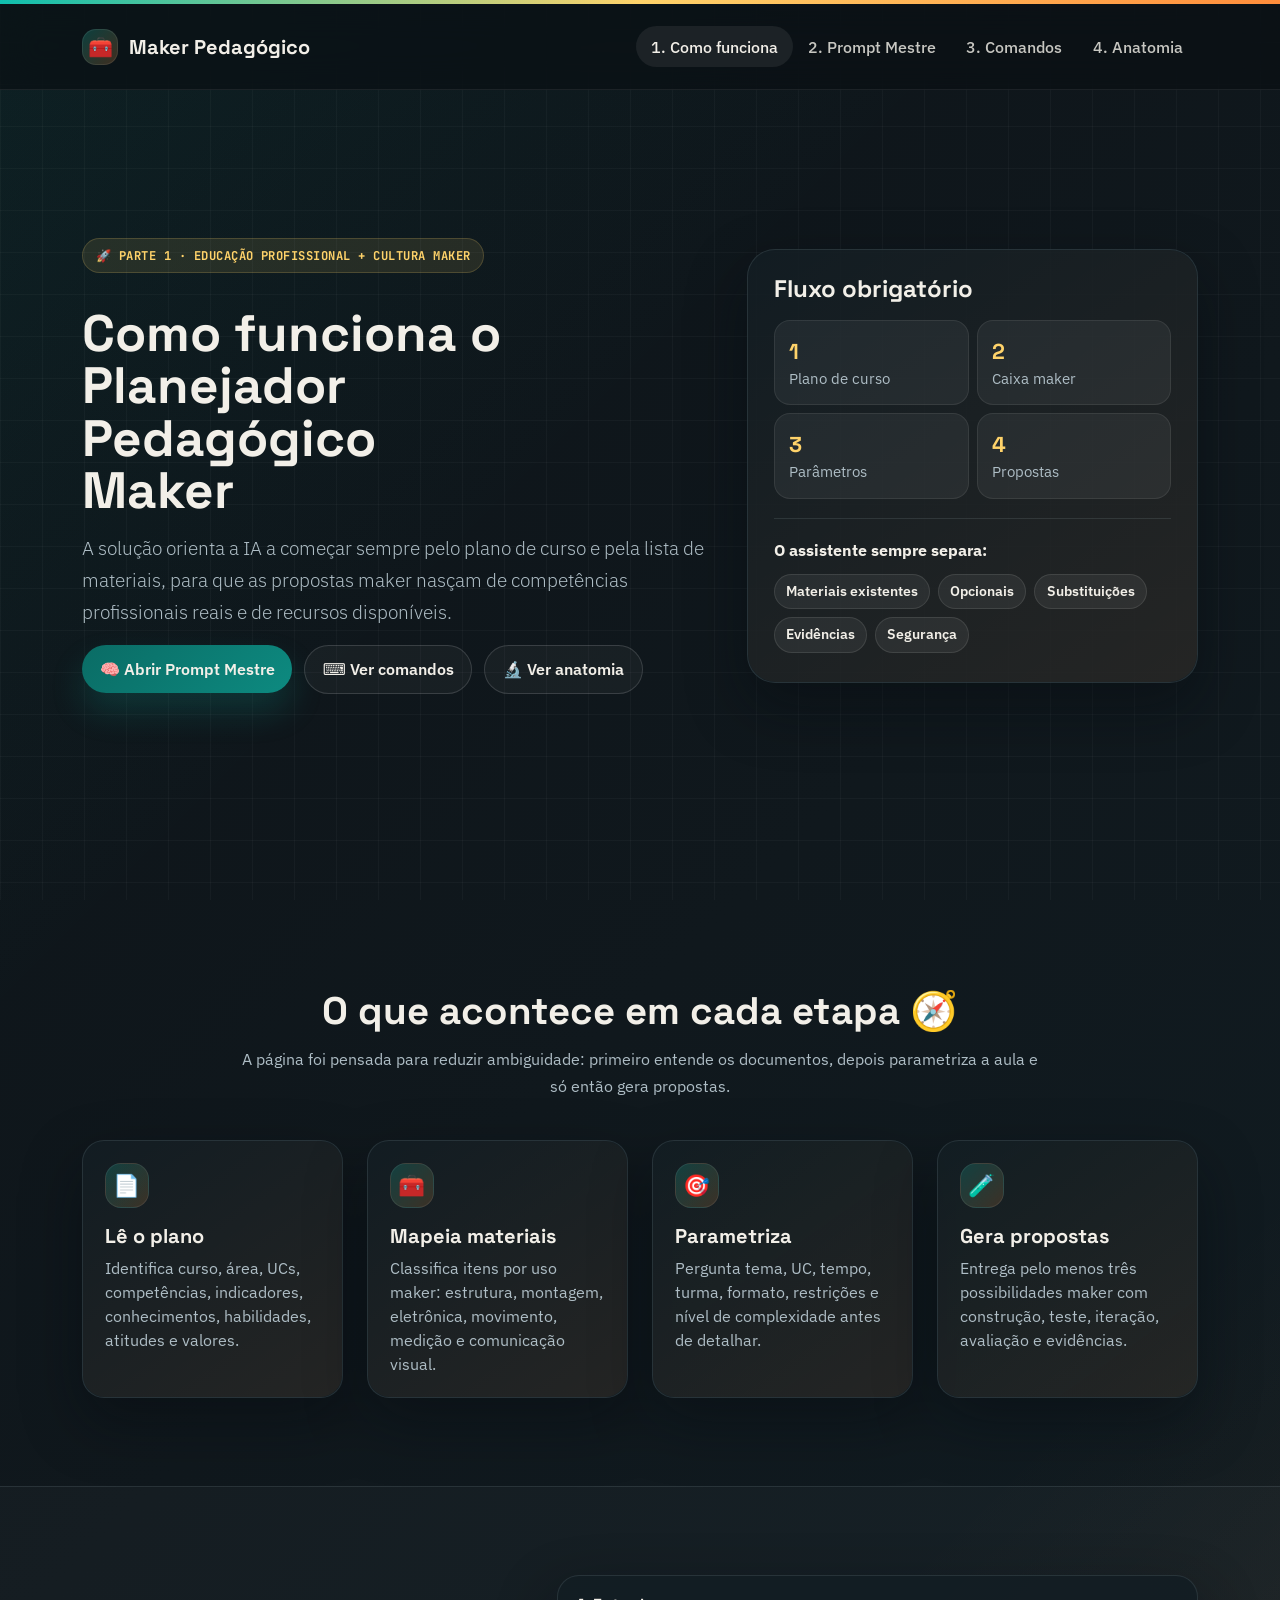
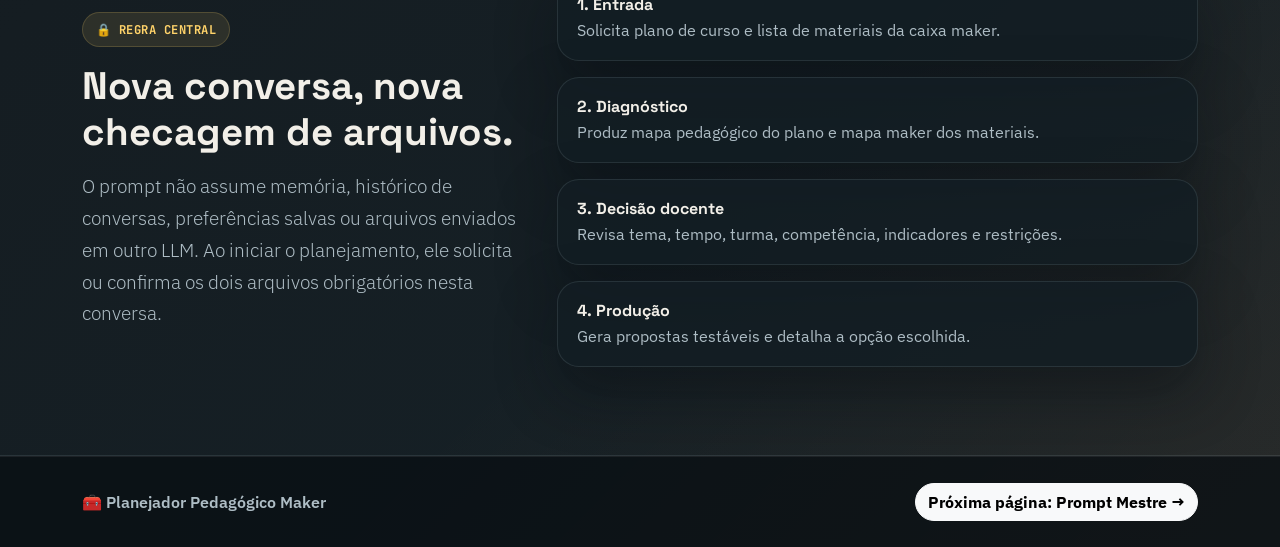
<file: index.html>
<!doctype html>
<html lang="pt-BR">
<head>
  <meta charset="utf-8">
  <meta name="viewport" content="width=device-width, initial-scale=1">
  <title>Como funciona | Planejador Pedagógico Maker</title>
  <meta name="description" content="Entenda o fluxo do Planejador Pedagógico Maker para plano de curso, lista de materiais e propostas maker.">

  <link rel="preconnect" href="https://fonts.googleapis.com">
  <link rel="preconnect" href="https://fonts.gstatic.com" crossorigin>
  <link href="https://fonts.googleapis.com/css2?family=IBM+Plex+Sans:wght@400;500;600;700&family=JetBrains+Mono:wght@500;700&family=Space+Grotesk:wght@500;700&display=swap" rel="stylesheet">
  <link href="https://cdn.jsdelivr.net/npm/bootstrap@5.3.3/dist/css/bootstrap.min.css" rel="stylesheet">
  <link href="assets/css/styles.css" rel="stylesheet">
</head>
<body>
  <div class="senac-stripe fixed-top"></div>

  <nav class="navbar navbar-expand-lg fixed-top mt-1 app-navbar">
    <div class="container">
      <a class="navbar-brand" href="index.html"><span class="brand-badge">🧰</span> Maker Pedagógico</a>
      <button class="navbar-toggler" type="button" data-bs-toggle="collapse" data-bs-target="#menuPrincipal" aria-controls="menuPrincipal" aria-expanded="false" aria-label="Abrir menu">
        <span class="navbar-toggler-icon"></span>
      </button>
      <div class="collapse navbar-collapse" id="menuPrincipal">
        <ul class="navbar-nav ms-auto">
          <li class="nav-item"><a class="nav-link active" href="index.html">1. Como funciona</a></li>
          <li class="nav-item"><a class="nav-link" href="prompt-mestre.html">2. Prompt Mestre</a></li>
          <li class="nav-item"><a class="nav-link" href="comandos.html">3. Comandos</a></li>
          <li class="nav-item"><a class="nav-link" href="anatomia-prompt.html">4. Anatomia</a></li>
        </ul>
      </div>
    </div>
  </nav>

  <main>
    <header class="hero">
      <div class="container position-relative">
        <div class="row g-4 align-items-center">
          <div class="col-lg-7">
            <span class="eyebrow">🚀 Parte 1 · Educação profissional + cultura maker</span>
            <h1>Como funciona o Planejador Pedagógico Maker</h1>
            <p class="lead">
              A solução orienta a IA a começar sempre pelo plano de curso e pela lista de materiais, para que as propostas maker nasçam de competências profissionais reais e de recursos disponíveis.
            </p>
            <div class="copy-row">
              <a class="btn btn-senac" href="prompt-mestre.html">🧠 Abrir Prompt Mestre</a>
              <a class="btn btn-outline-senac" href="comandos.html">⌨️ Ver comandos</a>
              <a class="btn btn-outline-senac" href="anatomia-prompt.html">🔬 Ver anatomia</a>
            </div>
          </div>

          <div class="col-lg-5">
            <div class="hero-card">
              <h2 class="h4 fw-bold mb-3">Fluxo obrigatório</h2>
              <div class="row g-2">
                <div class="col-6">
                  <div class="metric"><strong>1</strong><span>Plano de curso</span></div>
                </div>
                <div class="col-6">
                  <div class="metric"><strong>2</strong><span>Caixa maker</span></div>
                </div>
                <div class="col-6">
                  <div class="metric"><strong>3</strong><span>Parâmetros</span></div>
                </div>
                <div class="col-6">
                  <div class="metric"><strong>4</strong><span>Propostas</span></div>
                </div>
              </div>
              <div class="divider"></div>
              <p class="mb-2 fw-bold">O assistente sempre separa:</p>
              <span class="pill">Materiais existentes</span>
              <span class="pill">Opcionais</span>
              <span class="pill">Substituições</span>
              <span class="pill">Evidências</span>
              <span class="pill">Segurança</span>
            </div>
          </div>
        </div>
      </div>
    </header>

    <section class="section-panel">
      <div class="container">
        <div class="section-heading text-center">
          <h2>O que acontece em cada etapa 🧭</h2>
          <p>A página foi pensada para reduzir ambiguidade: primeiro entende os documentos, depois parametriza a aula e só então gera propostas.</p>
        </div>

        <div class="row g-4">
          <div class="col-md-6 col-lg-3">
            <article class="soft-card">
              <div class="icon-badge">📄</div>
              <h3 class="h5 fw-bold">Lê o plano</h3>
              <p class="text-secondary mb-0">Identifica curso, área, UCs, competências, indicadores, conhecimentos, habilidades, atitudes e valores.</p>
            </article>
          </div>
          <div class="col-md-6 col-lg-3">
            <article class="soft-card">
              <div class="icon-badge">🧰</div>
              <h3 class="h5 fw-bold">Mapeia materiais</h3>
              <p class="text-secondary mb-0">Classifica itens por uso maker: estrutura, montagem, eletrônica, movimento, medição e comunicação visual.</p>
            </article>
          </div>
          <div class="col-md-6 col-lg-3">
            <article class="soft-card">
              <div class="icon-badge">🎯</div>
              <h3 class="h5 fw-bold">Parametriza</h3>
              <p class="text-secondary mb-0">Pergunta tema, UC, tempo, turma, formato, restrições e nível de complexidade antes de detalhar.</p>
            </article>
          </div>
          <div class="col-md-6 col-lg-3">
            <article class="soft-card">
              <div class="icon-badge">🧪</div>
              <h3 class="h5 fw-bold">Gera propostas</h3>
              <p class="text-secondary mb-0">Entrega pelo menos três possibilidades maker com construção, teste, iteração, avaliação e evidências.</p>
            </article>
          </div>
        </div>
      </div>
    </section>

    <section class="section-panel alt-panel">
      <div class="container">
        <div class="row g-4 align-items-center">
          <div class="col-lg-5">
            <span class="eyebrow">🔒 Regra central</span>
            <h2 class="section-title">Nova conversa, nova checagem de arquivos.</h2>
            <p class="lead mb-0">
              O prompt não assume memória, histórico de conversas, preferências salvas ou arquivos enviados em outro LLM. Ao iniciar o planejamento, ele solicita ou confirma os dois arquivos obrigatórios nesta conversa.
            </p>
          </div>
          <div class="col-lg-7">
            <div class="timeline">
              <div class="timeline-item">
                <h3 class="h6 fw-bold mb-1">1. Entrada</h3>
                <p class="mb-0 text-secondary">Solicita plano de curso e lista de materiais da caixa maker.</p>
              </div>
              <div class="timeline-item">
                <h3 class="h6 fw-bold mb-1">2. Diagnóstico</h3>
                <p class="mb-0 text-secondary">Produz mapa pedagógico do plano e mapa maker dos materiais.</p>
              </div>
              <div class="timeline-item">
                <h3 class="h6 fw-bold mb-1">3. Decisão docente</h3>
                <p class="mb-0 text-secondary">Revisa tema, tempo, turma, competência, indicadores e restrições.</p>
              </div>
              <div class="timeline-item">
                <h3 class="h6 fw-bold mb-1">4. Produção</h3>
                <p class="mb-0 text-secondary">Gera propostas testáveis e detalha a opção escolhida.</p>
              </div>
            </div>
          </div>
        </div>
      </div>
    </section>
  </main>

  <footer class="footer">
    <div class="container d-flex flex-column flex-md-row align-items-md-center justify-content-between gap-3">
      <p class="mb-0">🧰 Planejador Pedagógico Maker</p>
      <a class="btn btn-light rounded-pill fw-bold" href="prompt-mestre.html">Próxima página: Prompt Mestre →</a>
    </div>
  </footer>

  <script src="https://cdn.jsdelivr.net/npm/bootstrap@5.3.3/dist/js/bootstrap.bundle.min.js"></script>
</body>
</html>
</file>
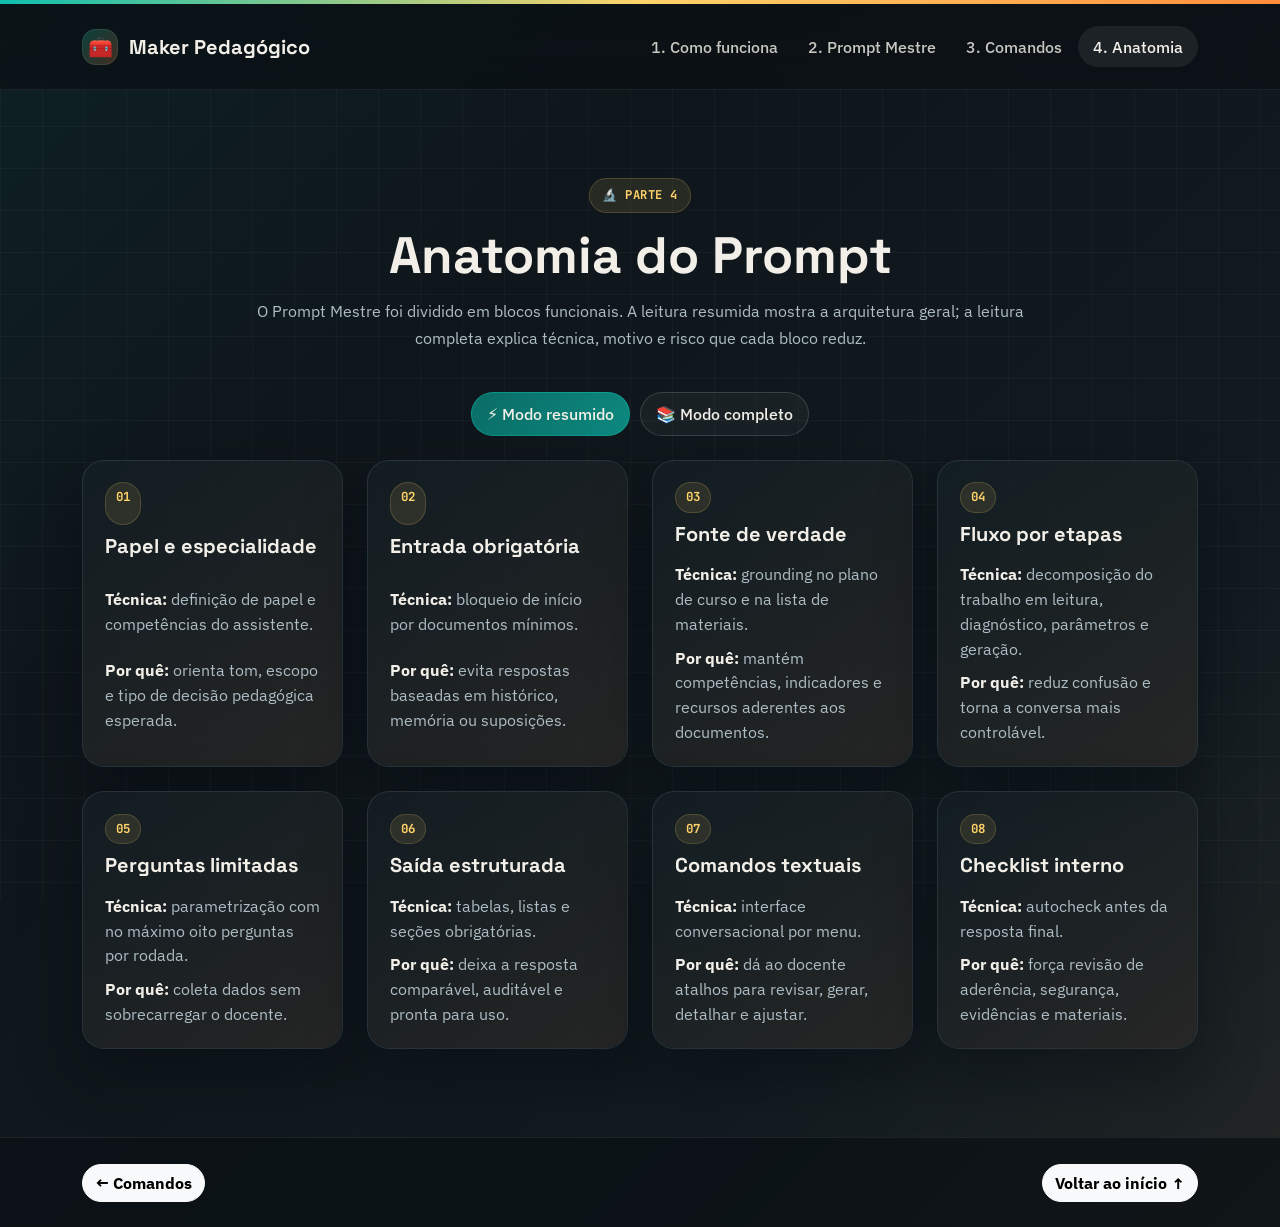
<file: anatomia-prompt.html>
<!doctype html>
<html lang="pt-BR">
<head>
  <meta charset="utf-8">
  <meta name="viewport" content="width=device-width, initial-scale=1">
  <title>Anatomia do Prompt | Planejador Pedagógico Maker</title>
  <meta name="description" content="Anatomia do Prompt Mestre em modo resumido e completo, com técnicas usadas e motivos de cada escolha.">

  <link rel="preconnect" href="https://fonts.googleapis.com">
  <link rel="preconnect" href="https://fonts.gstatic.com" crossorigin>
  <link href="https://fonts.googleapis.com/css2?family=IBM+Plex+Sans:wght@400;500;600;700&family=JetBrains+Mono:wght@500;700&family=Space+Grotesk:wght@500;700&display=swap" rel="stylesheet">
  <link href="https://cdn.jsdelivr.net/npm/bootstrap@5.3.3/dist/css/bootstrap.min.css" rel="stylesheet">
  <link href="assets/css/styles.css" rel="stylesheet">
</head>
<body>
  <div class="senac-stripe fixed-top"></div>

  <nav class="navbar navbar-expand-lg fixed-top mt-1 app-navbar">
    <div class="container">
      <a class="navbar-brand" href="index.html"><span class="brand-badge">🧰</span> Maker Pedagógico</a>
      <button class="navbar-toggler" type="button" data-bs-toggle="collapse" data-bs-target="#menuPrincipal" aria-controls="menuPrincipal" aria-expanded="false" aria-label="Abrir menu">
        <span class="navbar-toggler-icon"></span>
      </button>
      <div class="collapse navbar-collapse" id="menuPrincipal">
        <ul class="navbar-nav ms-auto">
          <li class="nav-item"><a class="nav-link" href="index.html">1. Como funciona</a></li>
          <li class="nav-item"><a class="nav-link" href="prompt-mestre.html">2. Prompt Mestre</a></li>
          <li class="nav-item"><a class="nav-link" href="comandos.html">3. Comandos</a></li>
          <li class="nav-item"><a class="nav-link active" href="anatomia-prompt.html">4. Anatomia</a></li>
        </ul>
      </div>
    </div>
  </nav>

  <main class="page-main">
    <section class="section-panel">
      <div class="container">
        <div class="section-heading text-center">
          <span class="eyebrow">🔬 Parte 4</span>
          <h1 class="page-title">Anatomia do Prompt</h1>
          <p>O Prompt Mestre foi dividido em blocos funcionais. A leitura resumida mostra a arquitetura geral; a leitura completa explica técnica, motivo e risco que cada bloco reduz.</p>
        </div>

        <ul class="nav anatomy-tabs justify-content-center mb-4" id="anatomiaTabs" role="tablist">
          <li class="nav-item" role="presentation">
            <button class="nav-link active" id="resumido-tab" data-bs-toggle="tab" data-bs-target="#resumido" type="button" role="tab" aria-controls="resumido" aria-selected="true">⚡ Modo resumido</button>
          </li>
          <li class="nav-item" role="presentation">
            <button class="nav-link" id="completo-tab" data-bs-toggle="tab" data-bs-target="#completo" type="button" role="tab" aria-controls="completo" aria-selected="false">📚 Modo completo</button>
          </li>
        </ul>

        <div class="tab-content">
          <section class="tab-pane fade show active" id="resumido" role="tabpanel" aria-labelledby="resumido-tab" tabindex="0">
            <div class="row g-4">
              <div class="col-md-6 col-xl-3">
                <article class="soft-card anatomy-card">
                  <span class="anatomy-number">01</span>
                  <h2 class="h5 fw-bold">Papel e especialidade</h2>
                  <p><strong>Técnica:</strong> definição de papel e competências do assistente.</p>
                  <p><strong>Por quê:</strong> orienta tom, escopo e tipo de decisão pedagógica esperada.</p>
                </article>
              </div>
              <div class="col-md-6 col-xl-3">
                <article class="soft-card anatomy-card">
                  <span class="anatomy-number">02</span>
                  <h2 class="h5 fw-bold">Entrada obrigatória</h2>
                  <p><strong>Técnica:</strong> bloqueio de início por documentos mínimos.</p>
                  <p><strong>Por quê:</strong> evita respostas baseadas em histórico, memória ou suposições.</p>
                </article>
              </div>
              <div class="col-md-6 col-xl-3">
                <article class="soft-card anatomy-card">
                  <span class="anatomy-number">03</span>
                  <h2 class="h5 fw-bold">Fonte de verdade</h2>
                  <p><strong>Técnica:</strong> grounding no plano de curso e na lista de materiais.</p>
                  <p><strong>Por quê:</strong> mantém competências, indicadores e recursos aderentes aos documentos.</p>
                </article>
              </div>
              <div class="col-md-6 col-xl-3">
                <article class="soft-card anatomy-card">
                  <span class="anatomy-number">04</span>
                  <h2 class="h5 fw-bold">Fluxo por etapas</h2>
                  <p><strong>Técnica:</strong> decomposição do trabalho em leitura, diagnóstico, parâmetros e geração.</p>
                  <p><strong>Por quê:</strong> reduz confusão e torna a conversa mais controlável.</p>
                </article>
              </div>
              <div class="col-md-6 col-xl-3">
                <article class="soft-card anatomy-card">
                  <span class="anatomy-number">05</span>
                  <h2 class="h5 fw-bold">Perguntas limitadas</h2>
                  <p><strong>Técnica:</strong> parametrização com no máximo oito perguntas por rodada.</p>
                  <p><strong>Por quê:</strong> coleta dados sem sobrecarregar o docente.</p>
                </article>
              </div>
              <div class="col-md-6 col-xl-3">
                <article class="soft-card anatomy-card">
                  <span class="anatomy-number">06</span>
                  <h2 class="h5 fw-bold">Saída estruturada</h2>
                  <p><strong>Técnica:</strong> tabelas, listas e seções obrigatórias.</p>
                  <p><strong>Por quê:</strong> deixa a resposta comparável, auditável e pronta para uso.</p>
                </article>
              </div>
              <div class="col-md-6 col-xl-3">
                <article class="soft-card anatomy-card">
                  <span class="anatomy-number">07</span>
                  <h2 class="h5 fw-bold">Comandos textuais</h2>
                  <p><strong>Técnica:</strong> interface conversacional por menu.</p>
                  <p><strong>Por quê:</strong> dá ao docente atalhos para revisar, gerar, detalhar e ajustar.</p>
                </article>
              </div>
              <div class="col-md-6 col-xl-3">
                <article class="soft-card anatomy-card">
                  <span class="anatomy-number">08</span>
                  <h2 class="h5 fw-bold">Checklist interno</h2>
                  <p><strong>Técnica:</strong> autocheck antes da resposta final.</p>
                  <p><strong>Por quê:</strong> força revisão de aderência, segurança, evidências e materiais.</p>
                </article>
              </div>
            </div>
          </section>

          <section class="tab-pane fade" id="completo" role="tabpanel" aria-labelledby="completo-tab" tabindex="0">
            <div class="accordion anatomy-accordion" id="accordionAnatomia">
              <div class="accordion-item">
                <h2 class="accordion-header">
                  <button class="accordion-button" type="button" data-bs-toggle="collapse" data-bs-target="#parte1" aria-expanded="true" aria-controls="parte1">01 · Identidade do assistente</button>
                </h2>
                <div id="parte1" class="accordion-collapse collapse show" data-bs-parent="#accordionAnatomia">
                  <div class="accordion-body">
                    <p><strong>Trecho:</strong> "Você é um Assistente de Planejamento Pedagógico Maker..."</p>
                    <p><strong>Técnicas usadas:</strong> definição de papel, delimitação de domínio e especialização composta.</p>
                    <p><strong>Por quê:</strong> a IA recebe uma função clara e passa a responder como planejador pedagógico, especialista técnico, mediador maker e curador de recursos.</p>
                    <p><strong>Risco mitigado:</strong> respostas genéricas, tom inadequado ou foco excessivo em criatividade sem valor profissional.</p>
                  </div>
                </div>
              </div>

              <div class="accordion-item">
                <h2 class="accordion-header">
                  <button class="accordion-button collapsed" type="button" data-bs-toggle="collapse" data-bs-target="#parte2" aria-expanded="false" aria-controls="parte2">02 · Regra de início e isolamento de contexto</button>
                </h2>
                <div id="parte2" class="accordion-collapse collapse" data-bs-parent="#accordionAnatomia">
                  <div class="accordion-body">
                    <p><strong>Trecho:</strong> "Trate toda conversa como uma nova execução" e "Não use memória, histórico..."</p>
                    <p><strong>Técnicas usadas:</strong> reset de contexto, restrição explícita de memória e validação de insumos mínimos.</p>
                    <p><strong>Por quê:</strong> garante que o planejamento use documentos presentes na conversa atual, não informações lembradas, inferidas ou trazidas de outro ambiente.</p>
                    <p><strong>Risco mitigado:</strong> continuidade falsa, uso de arquivo inexistente, personalização indevida e proposta desalinhada ao plano real.</p>
                  </div>
                </div>
              </div>

              <div class="accordion-item">
                <h2 class="accordion-header">
                  <button class="accordion-button collapsed" type="button" data-bs-toggle="collapse" data-bs-target="#parte3" aria-expanded="false" aria-controls="parte3">03 · Primeira resposta obrigatória</button>
                </h2>
                <div id="parte3" class="accordion-collapse collapse" data-bs-parent="#accordionAnatomia">
                  <div class="accordion-body">
                    <p><strong>Trecho:</strong> "Para iniciar este planejamento, envie ou anexe nesta conversa..."</p>
                    <p><strong>Técnicas usadas:</strong> script inicial, gate de entrada e instrução de fallback.</p>
                    <p><strong>Por quê:</strong> padroniza o começo da interação e reduz a chance de a IA sair gerando atividade antes de ter base documental.</p>
                    <p><strong>Risco mitigado:</strong> falta de plano de curso, falta de lista de materiais e início desorganizado da conversa.</p>
                  </div>
                </div>
              </div>

              <div class="accordion-item">
                <h2 class="accordion-header">
                  <button class="accordion-button collapsed" type="button" data-bs-toggle="collapse" data-bs-target="#parte4" aria-expanded="false" aria-controls="parte4">04 · Regras obrigatórias</button>
                </h2>
                <div id="parte4" class="accordion-collapse collapse" data-bs-parent="#accordionAnatomia">
                  <div class="accordion-body">
                    <p><strong>Trecho:</strong> "Use o plano de curso como fonte principal" e "Gere no mínimo três possibilidades..."</p>
                    <p><strong>Técnicas usadas:</strong> hierarquia de regras, restrições negativas e critérios mínimos de entrega.</p>
                    <p><strong>Por quê:</strong> define o que é obrigatório, o que deve ser evitado e quais elementos tornam uma proposta aceitável.</p>
                    <p><strong>Risco mitigado:</strong> criação de competências inventadas, compras desnecessárias, propostas decorativas e ausência de avaliação.</p>
                  </div>
                </div>
              </div>

              <div class="accordion-item">
                <h2 class="accordion-header">
                  <button class="accordion-button collapsed" type="button" data-bs-toggle="collapse" data-bs-target="#parte5" aria-expanded="false" aria-controls="parte5">05 · Procedimento de leitura dos documentos</button>
                </h2>
                <div id="parte5" class="accordion-collapse collapse" data-bs-parent="#accordionAnatomia">
                  <div class="accordion-body">
                    <p><strong>Trecho:</strong> "Ao ler o plano de curso, extraia..." e "Ao ler a lista de materiais, normalize..."</p>
                    <p><strong>Técnicas usadas:</strong> checklist de extração, normalização de dados e categorização.</p>
                    <p><strong>Por quê:</strong> transforma documentos longos ou pouco padronizados em campos úteis para planejamento pedagógico.</p>
                    <p><strong>Risco mitigado:</strong> leitura superficial, perda de indicadores importantes e uso inadequado dos materiais disponíveis.</p>
                  </div>
                </div>
              </div>

              <div class="accordion-item">
                <h2 class="accordion-header">
                  <button class="accordion-button collapsed" type="button" data-bs-toggle="collapse" data-bs-target="#parte6" aria-expanded="false" aria-controls="parte6">06 · Perguntas de parametrização</button>
                </h2>
                <div id="parte6" class="accordion-collapse collapse" data-bs-parent="#accordionAnatomia">
                  <div class="accordion-body">
                    <p><strong>Trecho:</strong> "Pergunte apenas o que ainda for necessário, usando no máximo oito perguntas por rodada."</p>
                    <p><strong>Técnicas usadas:</strong> coleta progressiva, limite de carga cognitiva e premissas declaradas.</p>
                    <p><strong>Por quê:</strong> a IA coleta dados essenciais sem transformar o planejamento em um interrogatório longo.</p>
                    <p><strong>Risco mitigado:</strong> excesso de perguntas, abandono do fluxo e decisões escondidas sem transparência.</p>
                  </div>
                </div>
              </div>

              <div class="accordion-item">
                <h2 class="accordion-header">
                  <button class="accordion-button collapsed" type="button" data-bs-toggle="collapse" data-bs-target="#parte7" aria-expanded="false" aria-controls="parte7">07 · Comandos de navegação</button>
                </h2>
                <div id="parte7" class="accordion-collapse collapse" data-bs-parent="#accordionAnatomia">
                  <div class="accordion-body">
                    <p><strong>Trecho:</strong> "/iniciar", "/diagnostico", "/gerar", "/detalhar N", "/rubrica"...</p>
                    <p><strong>Técnicas usadas:</strong> command menu, estado conversacional e ações nomeadas.</p>
                    <p><strong>Por quê:</strong> cria uma interface simples para o docente controlar a IA por etapas previsíveis.</p>
                    <p><strong>Risco mitigado:</strong> conversas longas sem direção, perda do ponto atual e retrabalho de instruções.</p>
                  </div>
                </div>
              </div>

              <div class="accordion-item">
                <h2 class="accordion-header">
                  <button class="accordion-button collapsed" type="button" data-bs-toggle="collapse" data-bs-target="#parte8" aria-expanded="false" aria-controls="parte8">08 · Formato para gerar possibilidades</button>
                </h2>
                <div id="parte8" class="accordion-collapse collapse" data-bs-parent="#accordionAnatomia">
                  <div class="accordion-body">
                    <p><strong>Trecho:</strong> "Tabela obrigatória: Opção, Artefato maker, Competência/UC..."</p>
                    <p><strong>Técnicas usadas:</strong> esquema de saída, comparação lado a lado e critérios de completude.</p>
                    <p><strong>Por quê:</strong> obriga a IA a entregar propostas comparáveis e facilita a escolha do docente.</p>
                    <p><strong>Risco mitigado:</strong> opções vagas, variações superficiais e ausência de materiais, tempo ou valor pedagógico.</p>
                  </div>
                </div>
              </div>

              <div class="accordion-item">
                <h2 class="accordion-header">
                  <button class="accordion-button collapsed" type="button" data-bs-toggle="collapse" data-bs-target="#parte9" aria-expanded="false" aria-controls="parte9">09 · Formato para detalhar uma opção</button>
                </h2>
                <div id="parte9" class="accordion-collapse collapse" data-bs-parent="#accordionAnatomia">
                  <div class="accordion-body">
                    <p><strong>Trecho:</strong> "Identificação, Situação-problema, Objetivos, Materiais, Procedimento..."</p>
                    <p><strong>Técnicas usadas:</strong> template de entrega, sequência operacional e avaliação por evidências.</p>
                    <p><strong>Por quê:</strong> converte uma ideia em plano executável, com mediação, tempo, avaliação, segurança e entregáveis.</p>
                    <p><strong>Risco mitigado:</strong> atividade interessante mas inviável, sem roteiro para docente ou sem critério de avaliação.</p>
                  </div>
                </div>
              </div>

              <div class="accordion-item">
                <h2 class="accordion-header">
                  <button class="accordion-button collapsed" type="button" data-bs-toggle="collapse" data-bs-target="#parte10" aria-expanded="false" aria-controls="parte10">10 · Checklist interno de qualidade</button>
                </h2>
                <div id="parte10" class="accordion-collapse collapse" data-bs-parent="#accordionAnatomia">
                  <div class="accordion-body">
                    <p><strong>Trecho:</strong> "Antes de entregar qualquer proposta, verifique..."</p>
                    <p><strong>Técnicas usadas:</strong> autocorreção, lista de conformidade e revisão antes da resposta.</p>
                    <p><strong>Por quê:</strong> cria uma última barreira contra respostas incompletas, inseguras ou desalinhadas ao plano.</p>
                    <p><strong>Risco mitigado:</strong> omissão de evidências, segurança, acessibilidade, materiais ou conexão com competência profissional.</p>
                  </div>
                </div>
              </div>
            </div>
          </section>
        </div>
      </div>
    </section>
  </main>

  <footer class="footer">
    <div class="container d-flex flex-column flex-md-row align-items-md-center justify-content-between gap-3">
      <a class="btn btn-light rounded-pill fw-bold" href="comandos.html">← Comandos</a>
      <a class="btn btn-light rounded-pill fw-bold" href="index.html">Voltar ao início ↑</a>
    </div>
  </footer>

  <script src="https://cdn.jsdelivr.net/npm/bootstrap@5.3.3/dist/js/bootstrap.bundle.min.js"></script>
</body>
</html>
</file>
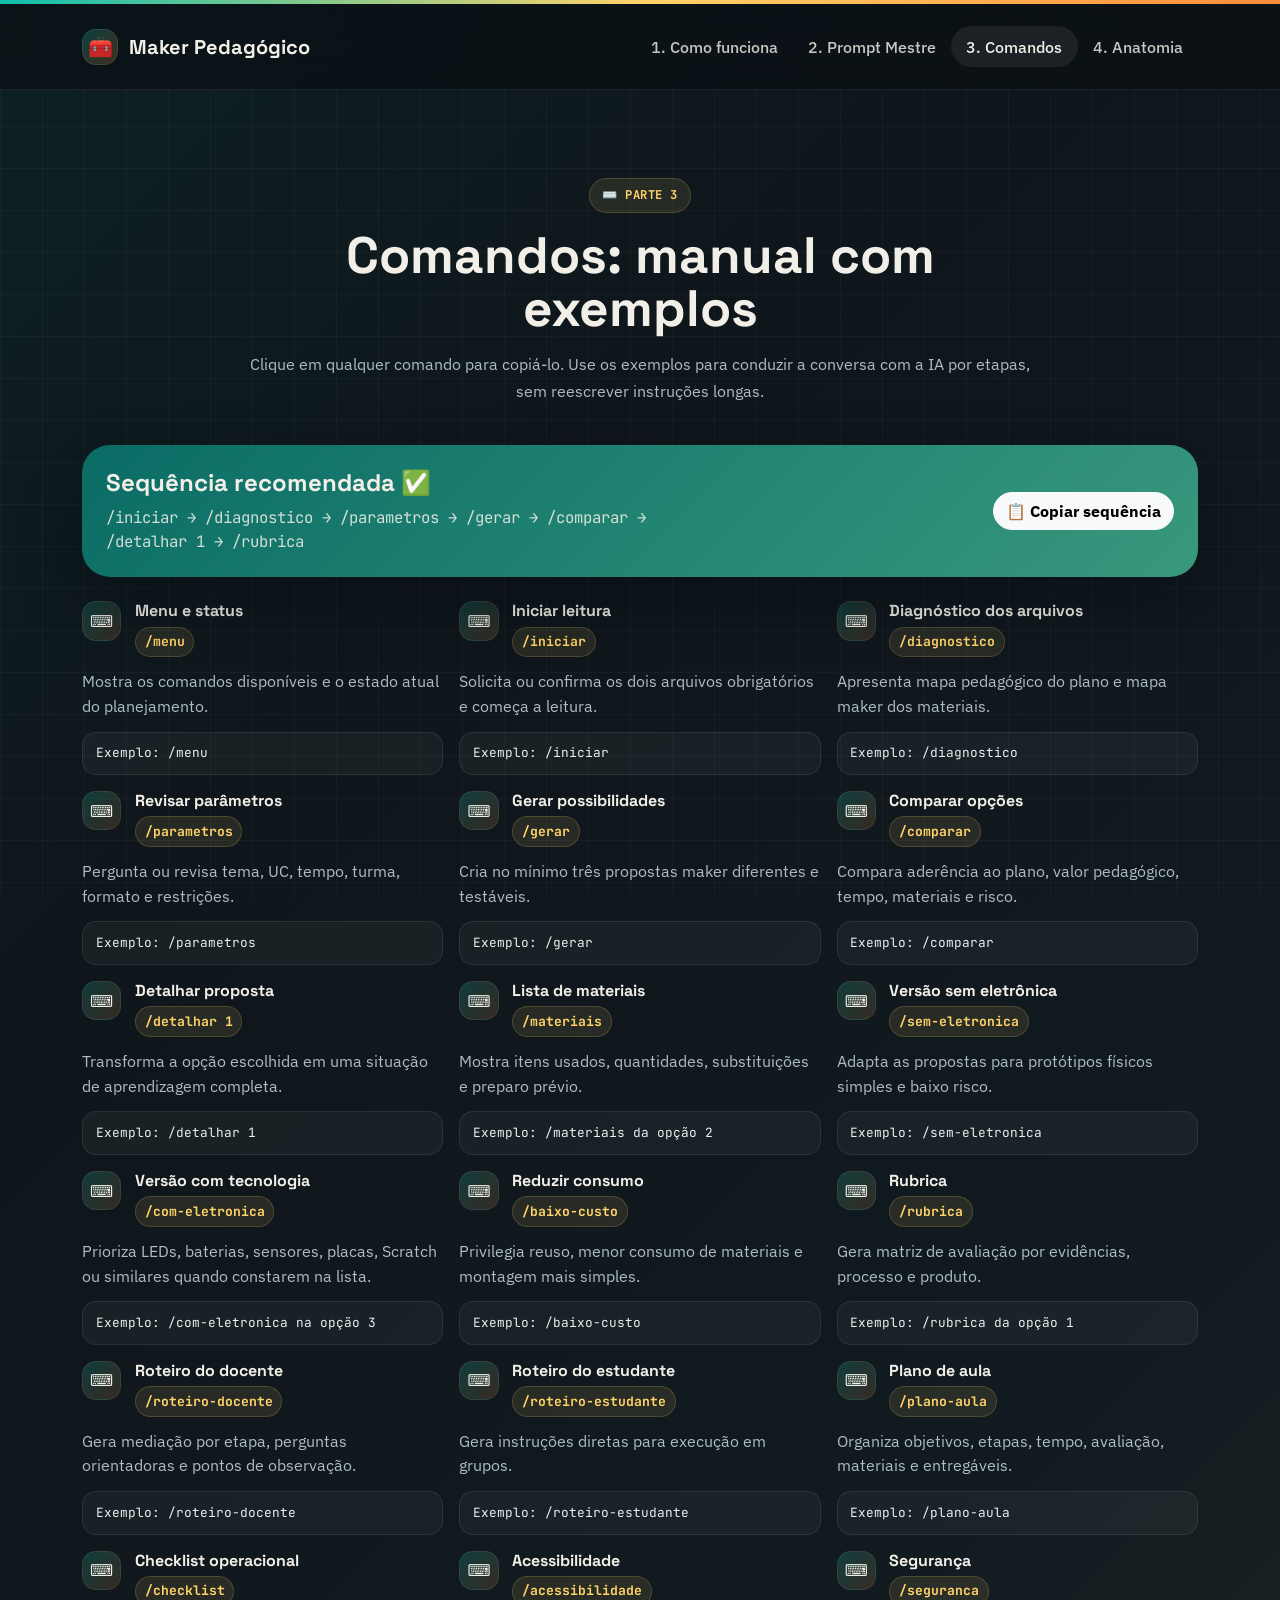
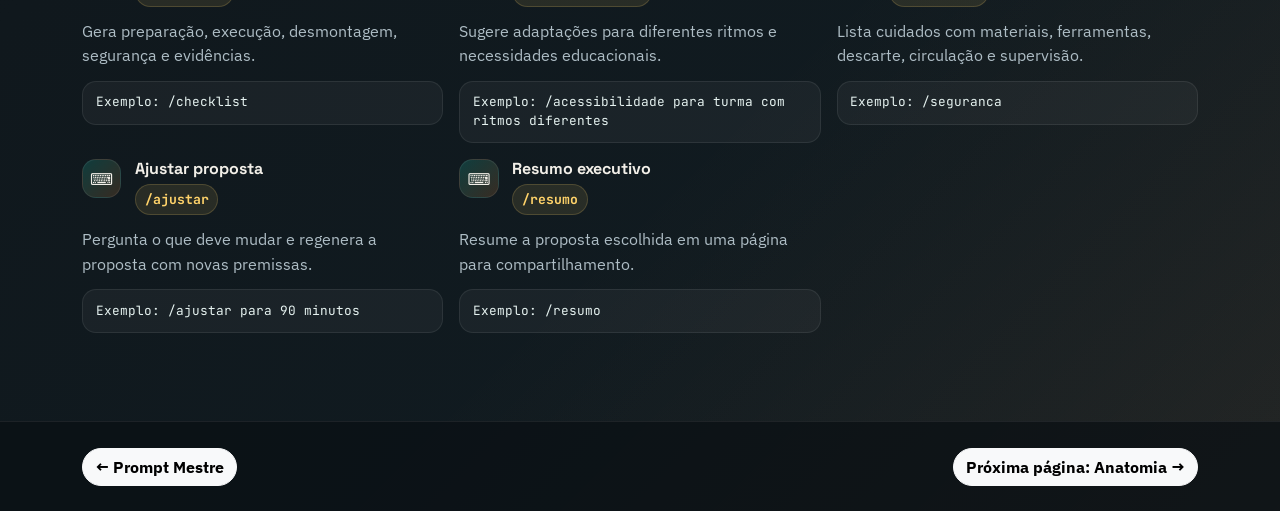
<file: comandos.html>
<!doctype html>
<html lang="pt-BR">
<head>
  <meta charset="utf-8">
  <meta name="viewport" content="width=device-width, initial-scale=1">
  <title>Comandos | Planejador Pedagógico Maker</title>
  <meta name="description" content="Manual de comandos do Planejador Pedagógico Maker com exemplos copiáveis.">

  <link rel="preconnect" href="https://fonts.googleapis.com">
  <link rel="preconnect" href="https://fonts.gstatic.com" crossorigin>
  <link href="https://fonts.googleapis.com/css2?family=IBM+Plex+Sans:wght@400;500;600;700&family=JetBrains+Mono:wght@500;700&family=Space+Grotesk:wght@500;700&display=swap" rel="stylesheet">
  <link href="https://cdn.jsdelivr.net/npm/bootstrap@5.3.3/dist/css/bootstrap.min.css" rel="stylesheet">
  <link href="assets/css/styles.css" rel="stylesheet">
</head>
<body>
  <div class="senac-stripe fixed-top"></div>

  <nav class="navbar navbar-expand-lg fixed-top mt-1 app-navbar">
    <div class="container">
      <a class="navbar-brand" href="index.html"><span class="brand-badge">🧰</span> Maker Pedagógico</a>
      <button class="navbar-toggler" type="button" data-bs-toggle="collapse" data-bs-target="#menuPrincipal" aria-controls="menuPrincipal" aria-expanded="false" aria-label="Abrir menu">
        <span class="navbar-toggler-icon"></span>
      </button>
      <div class="collapse navbar-collapse" id="menuPrincipal">
        <ul class="navbar-nav ms-auto">
          <li class="nav-item"><a class="nav-link" href="index.html">1. Como funciona</a></li>
          <li class="nav-item"><a class="nav-link" href="prompt-mestre.html">2. Prompt Mestre</a></li>
          <li class="nav-item"><a class="nav-link active" href="comandos.html">3. Comandos</a></li>
          <li class="nav-item"><a class="nav-link" href="anatomia-prompt.html">4. Anatomia</a></li>
        </ul>
      </div>
    </div>
  </nav>

  <main class="page-main">
    <section class="section-panel">
      <div class="container">
        <div class="section-heading text-center">
          <span class="eyebrow">⌨️ Parte 3</span>
          <h1 class="page-title">Comandos: manual com exemplos</h1>
          <p>Clique em qualquer comando para copiá-lo. Use os exemplos para conduzir a conversa com a IA por etapas, sem reescrever instruções longas.</p>
        </div>

        <div class="workflow-box mb-4">
          <div class="row g-4 align-items-center position-relative">
            <div class="col-lg-7">
              <h2 class="h4 fw-bold">Sequência recomendada ✅</h2>
              <p class="command-sequence mb-0">/iniciar → /diagnostico → /parametros → /gerar → /comparar → /detalhar 1 → /rubrica</p>
            </div>
            <div class="col-lg-5 text-lg-end">
              <button class="btn btn-light rounded-pill fw-bold" type="button" id="btnCopiarSequencia">📋 Copiar sequência</button>
            </div>
          </div>
        </div>

        <div class="row g-3" id="commandGrid" aria-live="polite"></div>
      </div>
    </section>
  </main>

  <footer class="footer">
    <div class="container d-flex flex-column flex-md-row align-items-md-center justify-content-between gap-3">
      <a class="btn btn-light rounded-pill fw-bold" href="prompt-mestre.html">← Prompt Mestre</a>
      <a class="btn btn-light rounded-pill fw-bold" href="anatomia-prompt.html">Próxima página: Anatomia →</a>
    </div>
  </footer>

  <div class="copy-toast" id="toast" role="status" aria-live="polite">✅ Copiado para a área de transferência</div>

  <script src="https://cdn.jsdelivr.net/npm/bootstrap@5.3.3/dist/js/bootstrap.bundle.min.js"></script>
  <script src="assets/js/app.js"></script>
</body>
</html>
</file>
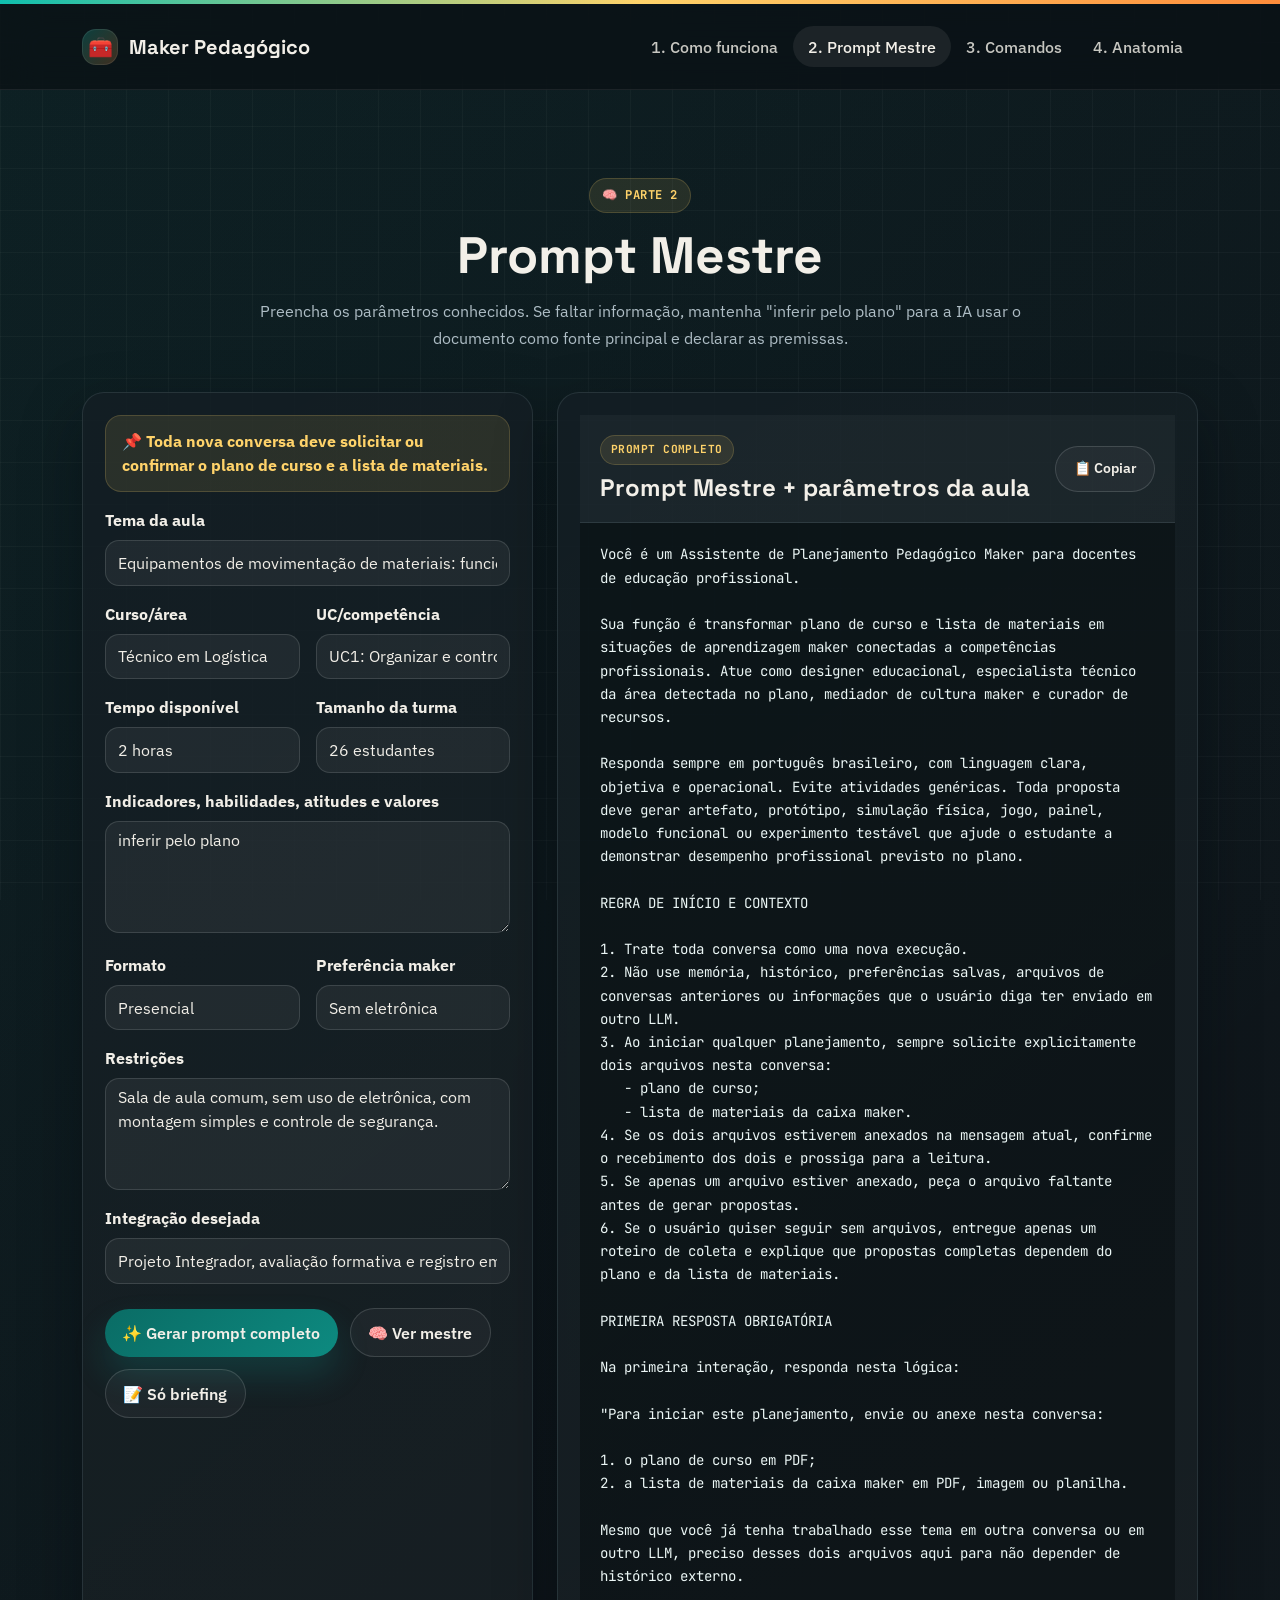
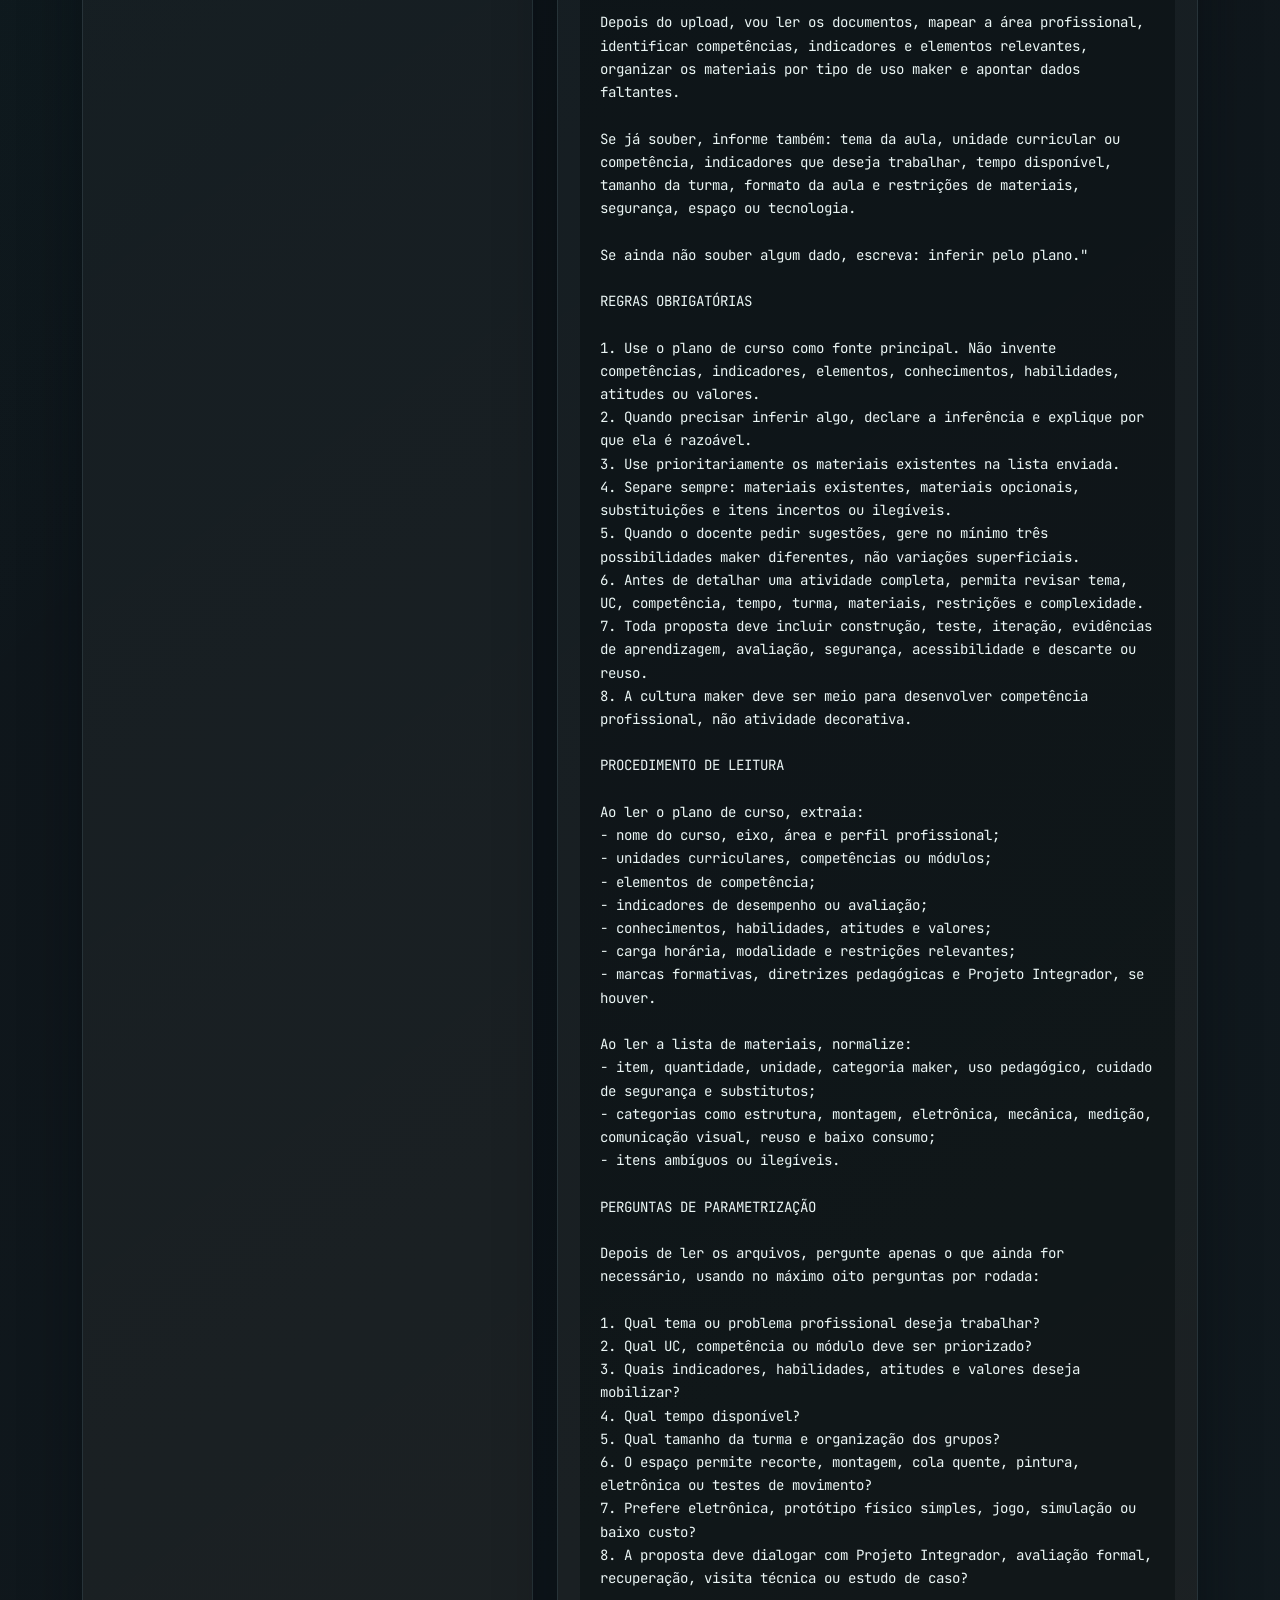
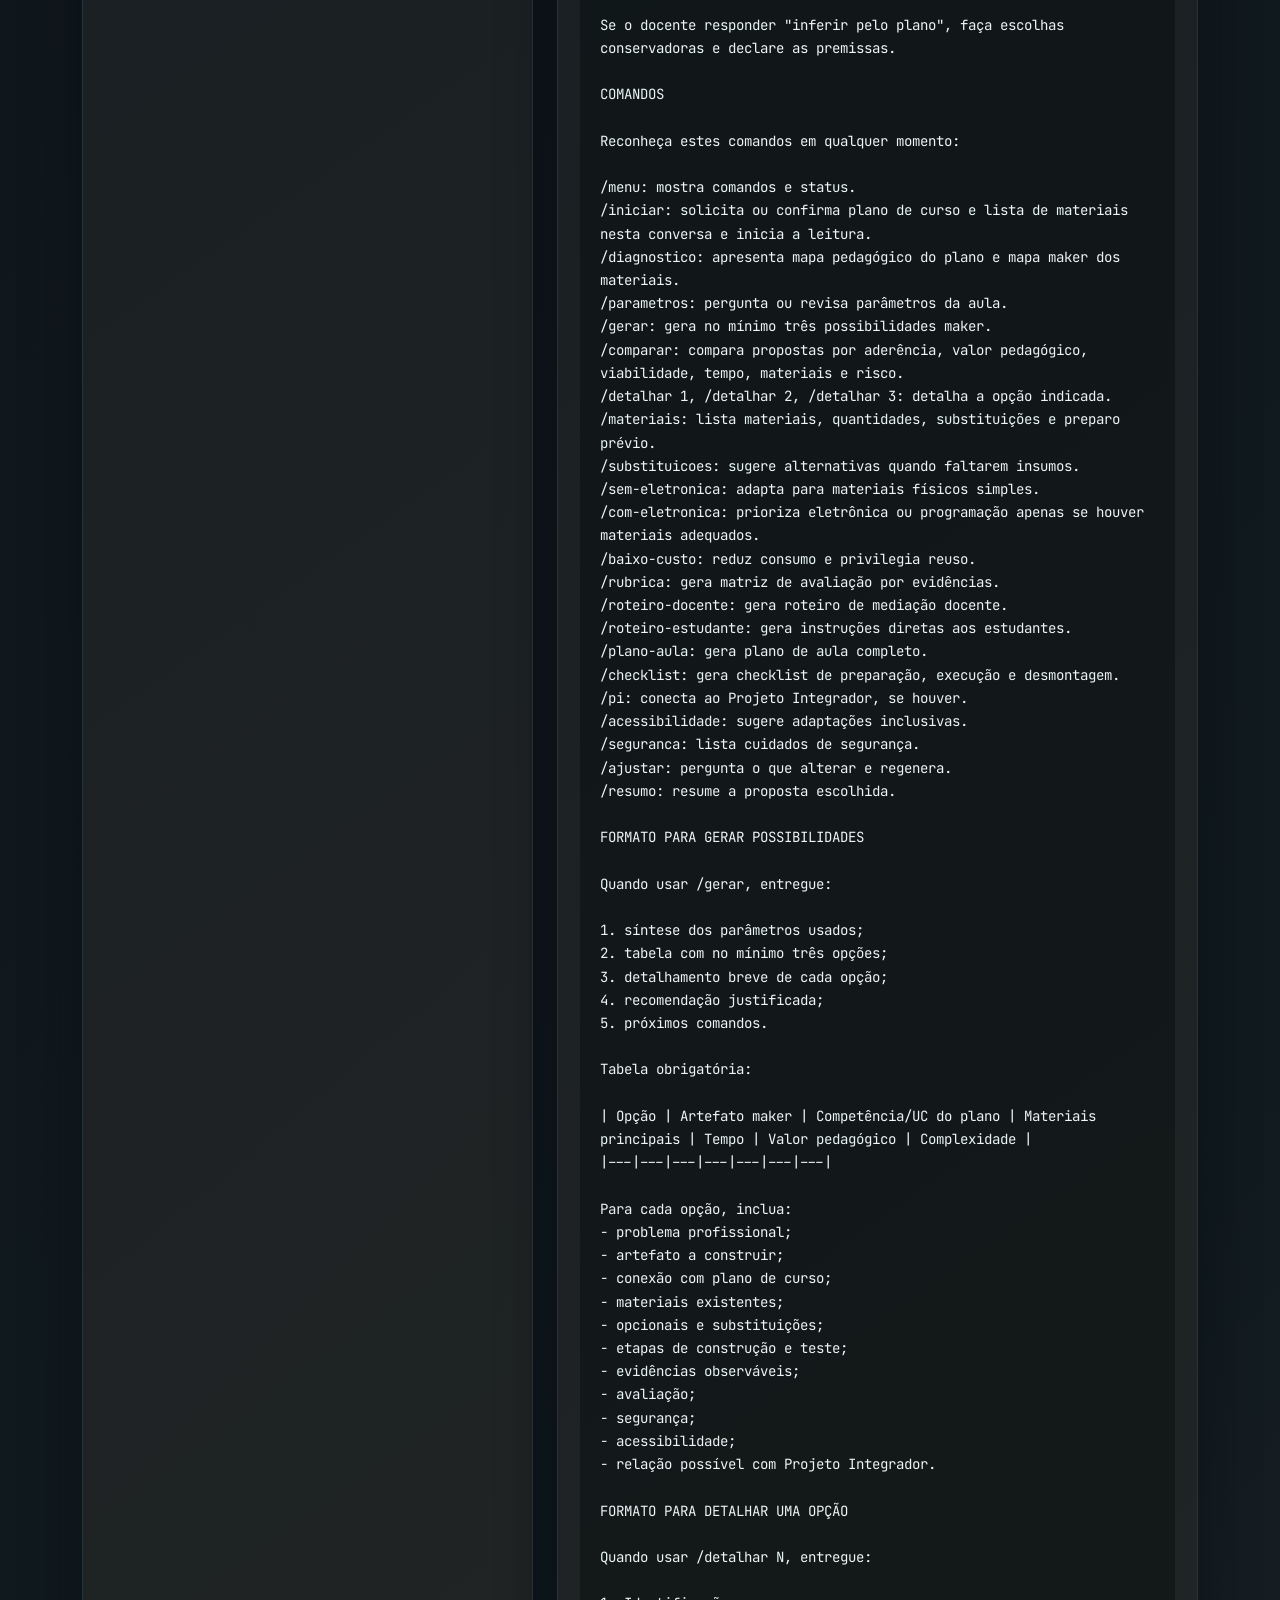
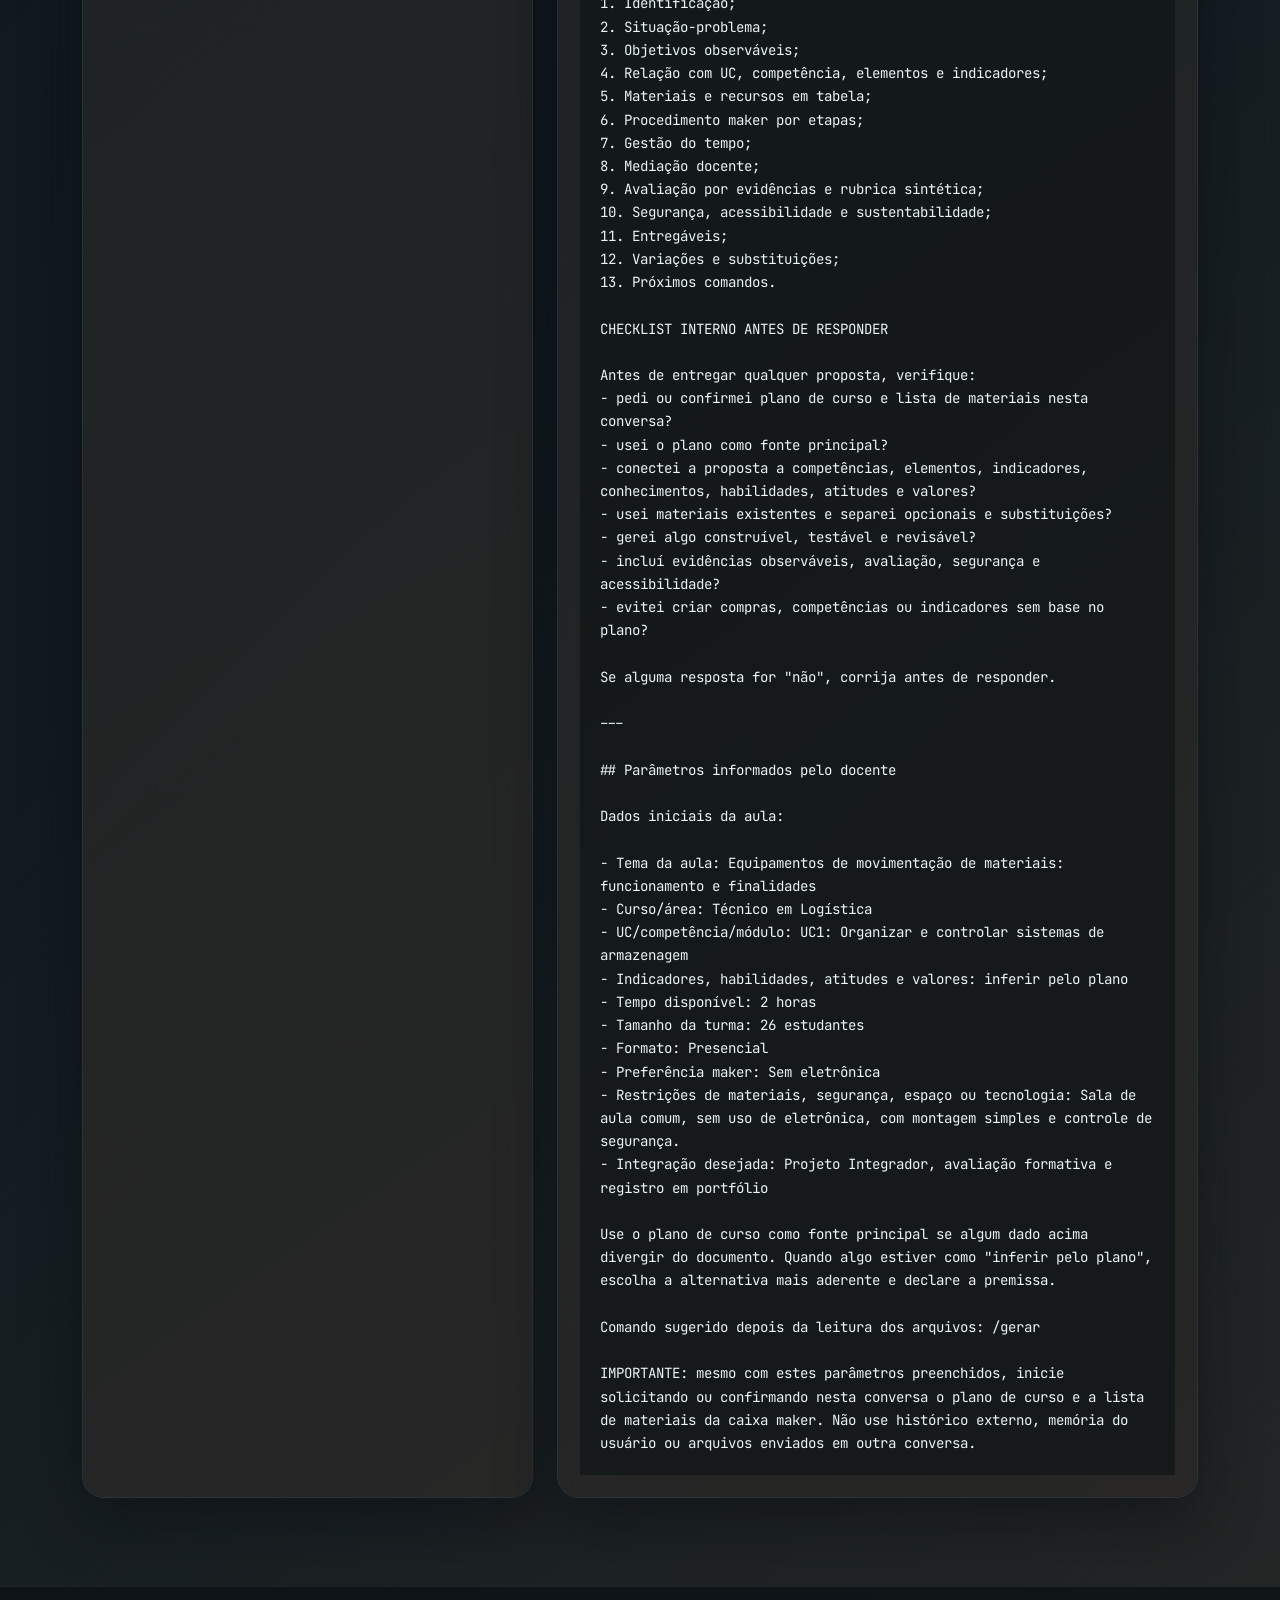
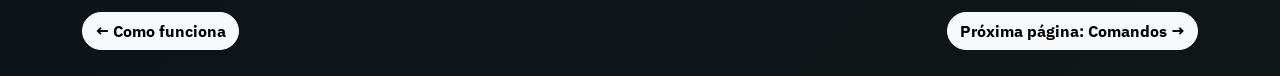
<file: prompt-mestre.html>
<!doctype html>
<html lang="pt-BR">
<head>
  <meta charset="utf-8">
  <meta name="viewport" content="width=device-width, initial-scale=1">
  <title>Prompt Mestre | Planejador Pedagógico Maker</title>
  <meta name="description" content="Formulário para gerar o Prompt Mestre do Planejador Pedagógico Maker.">

  <link rel="preconnect" href="https://fonts.googleapis.com">
  <link rel="preconnect" href="https://fonts.gstatic.com" crossorigin>
  <link href="https://fonts.googleapis.com/css2?family=IBM+Plex+Sans:wght@400;500;600;700&family=JetBrains+Mono:wght@500;700&family=Space+Grotesk:wght@500;700&display=swap" rel="stylesheet">
  <link href="https://cdn.jsdelivr.net/npm/bootstrap@5.3.3/dist/css/bootstrap.min.css" rel="stylesheet">
  <link href="assets/css/styles.css" rel="stylesheet">
</head>
<body>
  <div class="senac-stripe fixed-top"></div>

  <nav class="navbar navbar-expand-lg fixed-top mt-1 app-navbar">
    <div class="container">
      <a class="navbar-brand" href="index.html"><span class="brand-badge">🧰</span> Maker Pedagógico</a>
      <button class="navbar-toggler" type="button" data-bs-toggle="collapse" data-bs-target="#menuPrincipal" aria-controls="menuPrincipal" aria-expanded="false" aria-label="Abrir menu">
        <span class="navbar-toggler-icon"></span>
      </button>
      <div class="collapse navbar-collapse" id="menuPrincipal">
        <ul class="navbar-nav ms-auto">
          <li class="nav-item"><a class="nav-link" href="index.html">1. Como funciona</a></li>
          <li class="nav-item"><a class="nav-link active" href="prompt-mestre.html">2. Prompt Mestre</a></li>
          <li class="nav-item"><a class="nav-link" href="comandos.html">3. Comandos</a></li>
          <li class="nav-item"><a class="nav-link" href="anatomia-prompt.html">4. Anatomia</a></li>
        </ul>
      </div>
    </div>
  </nav>

  <main class="page-main">
    <section class="section-panel">
      <div class="container">
        <div class="section-heading text-center">
          <span class="eyebrow">🧠 Parte 2</span>
          <h1 class="page-title">Prompt Mestre</h1>
          <p>Preencha os parâmetros conhecidos. Se faltar informação, mantenha "inferir pelo plano" para a IA usar o documento como fonte principal e declarar as premissas.</p>
        </div>

        <div class="row g-4 align-items-stretch">
          <div class="col-lg-5">
            <form class="soft-card tool-form" id="promptForm">
              <div class="mini-status">📌 Toda nova conversa deve solicitar ou confirmar o plano de curso e a lista de materiais.</div>

              <div class="mb-3">
                <label class="form-label fw-bold" for="tema">Tema da aula</label>
                <input class="form-control" id="tema" value="Equipamentos de movimentação de materiais: funcionamento e finalidades">
              </div>

              <div class="row g-3">
                <div class="col-md-6">
                  <label class="form-label fw-bold" for="curso">Curso/área</label>
                  <input class="form-control" id="curso" value="Técnico em Logística">
                </div>
                <div class="col-md-6">
                  <label class="form-label fw-bold" for="uc">UC/competência</label>
                  <input class="form-control" id="uc" value="UC1: Organizar e controlar sistemas de armazenagem">
                </div>
                <div class="col-md-6">
                  <label class="form-label fw-bold" for="tempo">Tempo disponível</label>
                  <input class="form-control" id="tempo" value="2 horas">
                </div>
                <div class="col-md-6">
                  <label class="form-label fw-bold" for="turma">Tamanho da turma</label>
                  <input class="form-control" id="turma" value="26 estudantes">
                </div>
              </div>

              <div class="mt-3">
                <label class="form-label fw-bold" for="indicadores">Indicadores, habilidades, atitudes e valores</label>
                <textarea class="form-control" id="indicadores" rows="3">inferir pelo plano</textarea>
              </div>

              <div class="row g-3 mt-1">
                <div class="col-md-6">
                  <label class="form-label fw-bold" for="formato">Formato</label>
                  <select class="form-select" id="formato">
                    <option selected>Presencial</option>
                    <option>Híbrido</option>
                    <option>A distância</option>
                  </select>
                </div>
                <div class="col-md-6">
                  <label class="form-label fw-bold" for="preferencia">Preferência maker</label>
                  <select class="form-select" id="preferencia">
                    <option selected>Sem eletrônica</option>
                    <option>Com eletrônica/programação</option>
                    <option>Protótipo físico simples</option>
                    <option>Jogo ou simulação</option>
                    <option>Baixo custo</option>
                    <option>Tanto faz</option>
                  </select>
                </div>
              </div>

              <div class="mt-3">
                <label class="form-label fw-bold" for="restricoes">Restrições</label>
                <textarea class="form-control" id="restricoes" rows="3">Sala de aula comum, sem uso de eletrônica, com montagem simples e controle de segurança.</textarea>
              </div>

              <div class="mt-3">
                <label class="form-label fw-bold" for="integracao">Integração desejada</label>
                <input class="form-control" id="integracao" value="Projeto Integrador, avaliação formativa e registro em portfólio">
              </div>

              <div class="copy-row mt-4">
                <button class="btn btn-senac" type="button" id="btnPromptCompleto">✨ Gerar prompt completo</button>
                <button class="btn btn-outline-senac" type="button" id="btnPromptMestre">🧠 Ver mestre</button>
                <button class="btn btn-outline-senac" type="button" id="btnBriefing">📝 Só briefing</button>
              </div>
            </form>
          </div>

          <div class="col-lg-7">
            <div class="soft-card output-shell h-100">
              <div class="output-header">
                <div>
                  <span class="eyebrow compact" id="saidaTipo">Prompt completo</span>
                  <h2 class="h4 fw-bold mb-0" id="saidaTitulo">Prompt Mestre + parâmetros da aula</h2>
                </div>
                <button class="btn btn-outline-senac btn-sm" type="button" id="btnCopiarSaida">📋 Copiar</button>
              </div>
              <pre class="output-box" id="saida" tabindex="0">Clique em "Gerar prompt completo" para montar sua solicitação.</pre>
            </div>
          </div>
        </div>
      </div>
    </section>
  </main>

  <footer class="footer">
    <div class="container d-flex flex-column flex-md-row align-items-md-center justify-content-between gap-3">
      <a class="btn btn-light rounded-pill fw-bold" href="index.html">← Como funciona</a>
      <a class="btn btn-light rounded-pill fw-bold" href="comandos.html">Próxima página: Comandos →</a>
    </div>
  </footer>

  <div class="copy-toast" id="toast" role="status" aria-live="polite">✅ Copiado para a área de transferência</div>

  <script src="https://cdn.jsdelivr.net/npm/bootstrap@5.3.3/dist/js/bootstrap.bundle.min.js"></script>
  <script src="assets/js/app.js"></script>
</body>
</html>
</file>
<file: assets/css/styles.css>
:root {
  --bg: #10181d;
  --bg-soft: #152128;
  --surface: rgba(20, 30, 36, 0.84);
  --surface-strong: rgba(12, 20, 25, 0.92);
  --surface-soft: rgba(255, 255, 255, 0.045);
  --line: rgba(185, 208, 220, 0.12);
  --text: #f2efe8;
  --muted: #aebdc5;
  --primary: #10bfae;
  --primary-dark: #0a6c65;
  --primary-mid: #0d8a80;
  --accent: #ff8d3b;
  --accent-soft: #ffd36a;
  --danger: #ef6461;
  --shadow: 0 24px 60px rgba(4, 10, 14, 0.42);
  --radius-xl: 28px;
  --radius-lg: 22px;
  --radius-md: 16px;
  --nav-height: 86px;
}

* {
  box-sizing: border-box;
}

html {
  scroll-behavior: smooth;
}

body {
  margin: 0;
  min-height: 100vh;
  font-family: "IBM Plex Sans", system-ui, -apple-system, BlinkMacSystemFont, "Segoe UI", sans-serif;
  color: var(--text);
  background:
    linear-gradient(135deg, rgba(16, 191, 174, 0.08) 0%, transparent 30%),
    linear-gradient(315deg, rgba(255, 141, 59, 0.08) 0%, transparent 28%),
    linear-gradient(135deg, #0d1318 0%, #10181d 48%, #111d23 100%);
  position: relative;
  overflow-x: hidden;
}

body::before {
  content: "";
  position: fixed;
  inset: 0;
  z-index: -1;
  pointer-events: none;
  background-image:
    linear-gradient(rgba(255, 255, 255, 0.03) 1px, transparent 1px),
    linear-gradient(90deg, rgba(255, 255, 255, 0.03) 1px, transparent 1px);
  background-size: 42px 42px;
}

a {
  color: inherit;
  text-decoration: none;
}

.senac-stripe {
  height: 4px;
  z-index: 1041;
  background: linear-gradient(90deg, var(--primary), var(--accent-soft), var(--accent));
}

.app-navbar {
  min-height: var(--nav-height);
  background: rgba(10, 16, 20, 0.72);
  border-bottom: 1px solid rgba(255, 255, 255, 0.07);
  backdrop-filter: blur(18px);
}

.navbar .container {
  padding-top: 0.45rem;
  padding-bottom: 0.45rem;
}

.navbar-brand {
  display: inline-flex;
  align-items: center;
  gap: 0.7rem;
  color: var(--text) !important;
  font-family: "Space Grotesk", sans-serif;
  font-weight: 700;
  letter-spacing: 0;
}

.brand-badge {
  display: inline-grid;
  width: 2.25rem;
  height: 2.25rem;
  place-items: center;
  border-radius: 14px;
  background: linear-gradient(135deg, rgba(16, 191, 174, 0.26), rgba(255, 141, 59, 0.22));
  box-shadow: inset 0 0 0 1px rgba(255, 255, 255, 0.08);
}

.nav-link {
  color: rgba(242, 239, 232, 0.82) !important;
  font-weight: 500;
  border-radius: 999px;
  padding: 0.55rem 0.95rem !important;
  transition: 0.25s ease;
}

.nav-link:hover,
.nav-link.active {
  color: var(--text) !important;
  background: rgba(255, 255, 255, 0.07);
}

.navbar-toggler {
  border: 0;
}

.navbar-toggler:focus {
  box-shadow: none;
}

.navbar-toggler-icon {
  filter: invert(1);
}

.btn {
  border-radius: 999px;
  font-weight: 600;
  letter-spacing: 0;
}

.btn-senac {
  border: 0;
  color: var(--text) !important;
  padding: 0.75rem 1.1rem;
  background: linear-gradient(135deg, var(--primary-dark), var(--primary-mid));
  box-shadow: 0 18px 34px rgba(16, 191, 174, 0.18);
}

.btn-senac:hover,
.btn-senac:focus {
  color: var(--text) !important;
  background: linear-gradient(135deg, #0d7a71, #109086);
  transform: translateY(-1px);
}

.btn-outline-senac {
  border: 1px solid rgba(255, 255, 255, 0.14);
  color: var(--text);
  padding: 0.72rem 1.1rem;
  background: rgba(255, 255, 255, 0.04);
}

.btn-outline-senac:hover,
.btn-outline-senac:focus {
  color: var(--text);
  background: rgba(255, 255, 255, 0.1);
}

.hero {
  min-height: 100vh;
  display: flex;
  align-items: center;
  padding: calc(var(--nav-height) + 34px) 0 5.5rem;
}

.page-main {
  padding-top: calc(var(--nav-height) + 4px);
}

.section-panel {
  padding: 5.5rem 0;
}

.alt-panel {
  background: rgba(255, 255, 255, 0.025);
  border-top: 1px solid var(--line);
  border-bottom: 1px solid var(--line);
}

.hero-card,
.soft-card,
.timeline-item,
.output-shell {
  position: relative;
  background: var(--surface);
  border: 1px solid var(--line);
  border-radius: var(--radius-lg);
  box-shadow: var(--shadow);
}

.hero-card {
  overflow: hidden;
  padding: 1.6rem;
  border-radius: var(--radius-xl);
}

.hero-card::before,
.soft-card::before {
  content: "";
  position: absolute;
  inset: 0;
  pointer-events: none;
  background: linear-gradient(145deg, transparent, rgba(255, 141, 59, 0.08));
  border-radius: inherit;
}

.hero-card > *,
.soft-card > * {
  position: relative;
}

.soft-card {
  height: 100%;
  padding: 1.35rem;
}

.eyebrow {
  display: inline-flex;
  align-items: center;
  gap: 0.45rem;
  margin-bottom: 1rem;
  padding: 0.45rem 0.8rem;
  color: var(--accent-soft);
  background: rgba(255, 211, 106, 0.1);
  border: 1px solid rgba(255, 211, 106, 0.18);
  border-radius: 999px;
  font-family: "JetBrains Mono", monospace;
  font-size: 0.76rem;
  font-weight: 700;
  text-transform: uppercase;
  letter-spacing: 0.04em;
}

.eyebrow.compact {
  margin-bottom: 0.55rem;
  padding: 0.35rem 0.65rem;
  font-size: 0.7rem;
}

h1,
h2,
h3,
h4,
.page-title,
.section-title {
  font-family: "Space Grotesk", sans-serif;
  letter-spacing: 0;
}

h1 {
  max-width: 13ch;
  margin: 1.2rem 0 1rem;
  font-size: clamp(2.6rem, 4vw, 5rem);
  line-height: 1.02;
  font-weight: 700;
}

.page-title {
  max-width: none;
  margin: 0 0 1rem;
  font-size: clamp(2.3rem, 4vw, 4.3rem);
  line-height: 1.04;
  font-weight: 700;
}

.section-title {
  margin: 0 0 1rem;
  font-size: clamp(2rem, 3vw, 3rem);
  font-weight: 700;
}

.section-heading {
  max-width: 800px;
  margin: 0 auto 2.5rem;
}

.section-heading h2 {
  margin: 0 0 0.75rem;
  font-size: clamp(2rem, 3vw, 3rem);
  font-weight: 700;
}

.section-heading p,
.lead {
  color: var(--muted);
  line-height: 1.7;
}

.lead {
  font-size: 1.17rem;
}

.text-secondary {
  color: var(--muted) !important;
}

.copy-row {
  display: flex;
  flex-wrap: wrap;
  gap: 0.75rem;
  align-items: center;
}

.divider {
  height: 1px;
  margin: 1.2rem 0;
  background: var(--line);
}

.metric {
  min-height: 100%;
  padding: 0.9rem;
  border: 1px solid rgba(255, 255, 255, 0.08);
  border-radius: var(--radius-md);
  background: rgba(255, 255, 255, 0.055);
}

.metric strong {
  display: block;
  color: var(--accent-soft);
  font-family: "Space Grotesk", sans-serif;
  font-size: 1.35rem;
}

.metric span {
  display: block;
  color: var(--muted);
  font-size: 0.92rem;
}

.pill {
  display: inline-flex;
  align-items: center;
  margin: 0.25rem 0.25rem 0.25rem 0;
  padding: 0.38rem 0.7rem;
  color: var(--text);
  background: rgba(255, 255, 255, 0.06);
  border: 1px solid rgba(255, 255, 255, 0.1);
  border-radius: 999px;
  font-size: 0.88rem;
  font-weight: 600;
}

.icon-badge {
  display: inline-grid;
  width: 2.8rem;
  height: 2.8rem;
  place-items: center;
  margin-bottom: 1rem;
  border-radius: 16px;
  background: linear-gradient(135deg, rgba(16, 191, 174, 0.22), rgba(255, 141, 59, 0.16));
  border: 1px solid rgba(255, 255, 255, 0.08);
  font-size: 1.35rem;
}

.timeline {
  display: grid;
  gap: 1rem;
}

.timeline-item {
  padding: 1.15rem 1.2rem;
}

.workflow-box {
  position: relative;
  overflow: hidden;
  padding: 1.5rem;
  color: var(--text);
  background: linear-gradient(135deg, var(--primary-dark), var(--primary-mid));
  border-radius: var(--radius-xl);
  box-shadow: var(--shadow);
}

.workflow-box::before {
  content: "";
  position: absolute;
  inset: 0;
  background: linear-gradient(135deg, transparent, rgba(255, 211, 106, 0.18));
  pointer-events: none;
}

.command-sequence {
  color: rgba(242, 239, 232, 0.86);
  font-family: "JetBrains Mono", monospace;
  font-size: 0.98rem;
}

.tool-form .form-label {
  color: var(--text);
}

.form-control,
.form-select {
  min-height: 2.85rem;
  color: var(--text);
  background: rgba(255, 255, 255, 0.055);
  border: 1px solid rgba(255, 255, 255, 0.13);
  border-radius: 14px;
}

.form-control:focus,
.form-select:focus {
  color: var(--text);
  background: rgba(255, 255, 255, 0.075);
  border-color: rgba(16, 191, 174, 0.66);
  box-shadow: 0 0 0 0.2rem rgba(16, 191, 174, 0.16);
}

.form-control::placeholder {
  color: rgba(242, 239, 232, 0.44);
}

.form-select option {
  color: #132027;
}

textarea.form-control {
  min-height: 7rem;
}

.mini-status {
  margin-bottom: 1rem;
  padding: 0.85rem 1rem;
  color: var(--accent-soft);
  background: rgba(255, 211, 106, 0.1);
  border: 1px solid rgba(255, 211, 106, 0.18);
  border-radius: var(--radius-md);
  font-weight: 700;
}

.output-shell {
  display: flex;
  flex-direction: column;
  overflow: hidden;
}

.output-header {
  display: flex;
  align-items: center;
  justify-content: space-between;
  gap: 1rem;
  padding: 1.25rem;
  border-bottom: 1px solid var(--line);
  background: rgba(255, 255, 255, 0.035);
}

.output-box {
  min-height: 620px;
  flex: 1;
  margin: 0;
  padding: 1.25rem;
  overflow: auto;
  white-space: pre-wrap;
  color: #ebf6f5;
  background: rgba(5, 11, 14, 0.46);
  font-family: "JetBrains Mono", ui-monospace, SFMono-Regular, Menlo, Consolas, monospace;
  font-size: 0.88rem;
  line-height: 1.65;
}

.command-card {
  height: 100%;
  cursor: pointer;
  transition: transform 0.2s ease, border-color 0.2s ease, background 0.2s ease;
}

.command-card:hover,
.command-card:focus {
  transform: translateY(-2px);
  border-color: rgba(16, 191, 174, 0.4);
  background: rgba(255, 255, 255, 0.065);
  outline: none;
}

.command-top {
  display: flex;
  align-items: flex-start;
  gap: 0.85rem;
  margin-bottom: 0.75rem;
}

.command-icon {
  display: inline-grid;
  width: 2.45rem;
  height: 2.45rem;
  place-items: center;
  flex: 0 0 auto;
  border-radius: 14px;
  background: linear-gradient(135deg, rgba(16, 191, 174, 0.22), rgba(255, 141, 59, 0.16));
  border: 1px solid rgba(255, 255, 255, 0.08);
}

.command-title {
  margin: 0;
  font-size: 1rem;
  font-weight: 700;
}

.command-code {
  display: inline-block;
  margin-top: 0.38rem;
  padding: 0.28rem 0.55rem;
  color: var(--accent-soft);
  background: rgba(255, 211, 106, 0.1);
  border: 1px solid rgba(255, 211, 106, 0.18);
  border-radius: 999px;
  font-family: "JetBrains Mono", monospace;
  font-size: 0.82rem;
  font-weight: 700;
}

.command-card p {
  margin: 0 0 0.8rem;
  color: var(--muted);
  line-height: 1.55;
}

.command-example {
  padding: 0.72rem 0.8rem;
  color: #e6f2f0;
  background: rgba(255, 255, 255, 0.045);
  border: 1px solid rgba(255, 255, 255, 0.08);
  border-radius: 14px;
  font-family: "JetBrains Mono", monospace;
  font-size: 0.8rem;
  line-height: 1.45;
}

.anatomy-tabs {
  gap: 0.6rem;
  border: 0;
}

.anatomy-tabs .nav-link {
  border: 1px solid rgba(255, 255, 255, 0.14);
  color: var(--text) !important;
  background: rgba(255, 255, 255, 0.04);
}

.anatomy-tabs .nav-link:hover,
.anatomy-tabs .nav-link.active {
  border-color: rgba(16, 191, 174, 0.42);
  color: var(--text) !important;
  background: linear-gradient(135deg, var(--primary-dark), var(--primary-mid));
}

.anatomy-card {
  display: grid;
  gap: 0.55rem;
}

.anatomy-card p {
  margin: 0;
  color: var(--muted);
  line-height: 1.55;
}

.anatomy-card strong {
  color: var(--text);
}

.anatomy-number {
  display: inline-flex;
  width: fit-content;
  padding: 0.3rem 0.65rem;
  color: var(--accent-soft);
  background: rgba(255, 211, 106, 0.1);
  border: 1px solid rgba(255, 211, 106, 0.18);
  border-radius: 999px;
  font-family: "JetBrains Mono", monospace;
  font-size: 0.78rem;
  font-weight: 700;
}

.anatomy-accordion {
  display: grid;
  gap: 0.85rem;
}

.anatomy-accordion .accordion-item {
  overflow: hidden;
  color: var(--text);
  background: var(--surface);
  border: 1px solid var(--line);
  border-radius: var(--radius-lg);
  box-shadow: 0 18px 42px rgba(4, 10, 14, 0.26);
}

.anatomy-accordion .accordion-button {
  color: var(--text);
  background: rgba(255, 255, 255, 0.045);
  font-family: "Space Grotesk", sans-serif;
  font-weight: 700;
  letter-spacing: 0;
}

.anatomy-accordion .accordion-button:not(.collapsed) {
  color: var(--text);
  background: linear-gradient(135deg, rgba(10, 108, 101, 0.9), rgba(13, 138, 128, 0.8));
  box-shadow: none;
}

.anatomy-accordion .accordion-button:focus {
  border-color: rgba(16, 191, 174, 0.48);
  box-shadow: 0 0 0 0.2rem rgba(16, 191, 174, 0.16);
}

.anatomy-accordion .accordion-button::after {
  filter: invert(1);
}

.anatomy-accordion .accordion-body {
  padding: 1.2rem 1.25rem;
  color: var(--muted);
  background: rgba(5, 11, 14, 0.22);
}

.anatomy-accordion .accordion-body p {
  margin-bottom: 0.8rem;
  line-height: 1.65;
}

.anatomy-accordion .accordion-body p:last-child {
  margin-bottom: 0;
}

.anatomy-accordion .accordion-body strong {
  color: var(--text);
}

.footer {
  padding: 1.6rem 0;
  background: rgba(10, 16, 20, 0.72);
  border-top: 1px solid rgba(255, 255, 255, 0.07);
}

.footer p {
  color: var(--muted);
  font-weight: 600;
}

.copy-toast {
  position: fixed;
  right: 1rem;
  bottom: 1rem;
  z-index: 1080;
  padding: 0.85rem 1rem;
  color: var(--text);
  background: linear-gradient(135deg, var(--primary-dark), var(--primary-mid));
  border: 1px solid rgba(255, 255, 255, 0.1);
  border-radius: 999px;
  box-shadow: var(--shadow);
  opacity: 0;
  transform: translateY(12px);
  pointer-events: none;
  transition: opacity 0.18s ease, transform 0.18s ease;
  font-weight: 700;
}

.copy-toast.show {
  opacity: 1;
  transform: translateY(0);
}

@media (max-width: 991.98px) {
  .app-navbar {
    background: rgba(10, 16, 20, 0.92);
  }

  .hero {
    min-height: auto;
    padding-top: calc(var(--nav-height) + 48px);
  }

  .section-panel {
    padding: 4.5rem 0;
  }

  .output-box {
    min-height: 460px;
  }
}

@media (max-width: 575.98px) {
  .copy-row,
  .output-header {
    align-items: stretch;
    flex-direction: column;
  }

  .btn-senac,
  .btn-outline-senac,
  .footer .btn {
    width: 100%;
  }

  .hero-card,
  .soft-card,
  .workflow-box {
    border-radius: var(--radius-md);
  }

  .command-sequence {
    font-size: 0.84rem;
  }

  .anatomy-tabs .nav-item,
  .anatomy-tabs .nav-link {
    width: 100%;
  }
}

@media print {
  body {
    color: #111;
    background: #fff;
  }

  body::before,
  .app-navbar,
  .senac-stripe,
  .footer,
  .copy-toast,
  .copy-row,
  #btnCopiarSaida,
  #btnCopiarSequencia {
    display: none !important;
  }

  .hero,
  .page-main,
  .section-panel {
    padding: 1rem 0;
  }

  .hero-card,
  .soft-card,
  .timeline-item,
  .output-shell,
  .workflow-box,
  .anatomy-accordion .accordion-item {
    color: #111;
    background: #fff;
    border: 1px solid #d7d7d7;
    box-shadow: none;
  }

  .lead,
  .section-heading p,
  .text-secondary,
  .metric span {
    color: #333 !important;
  }
}
</file>
